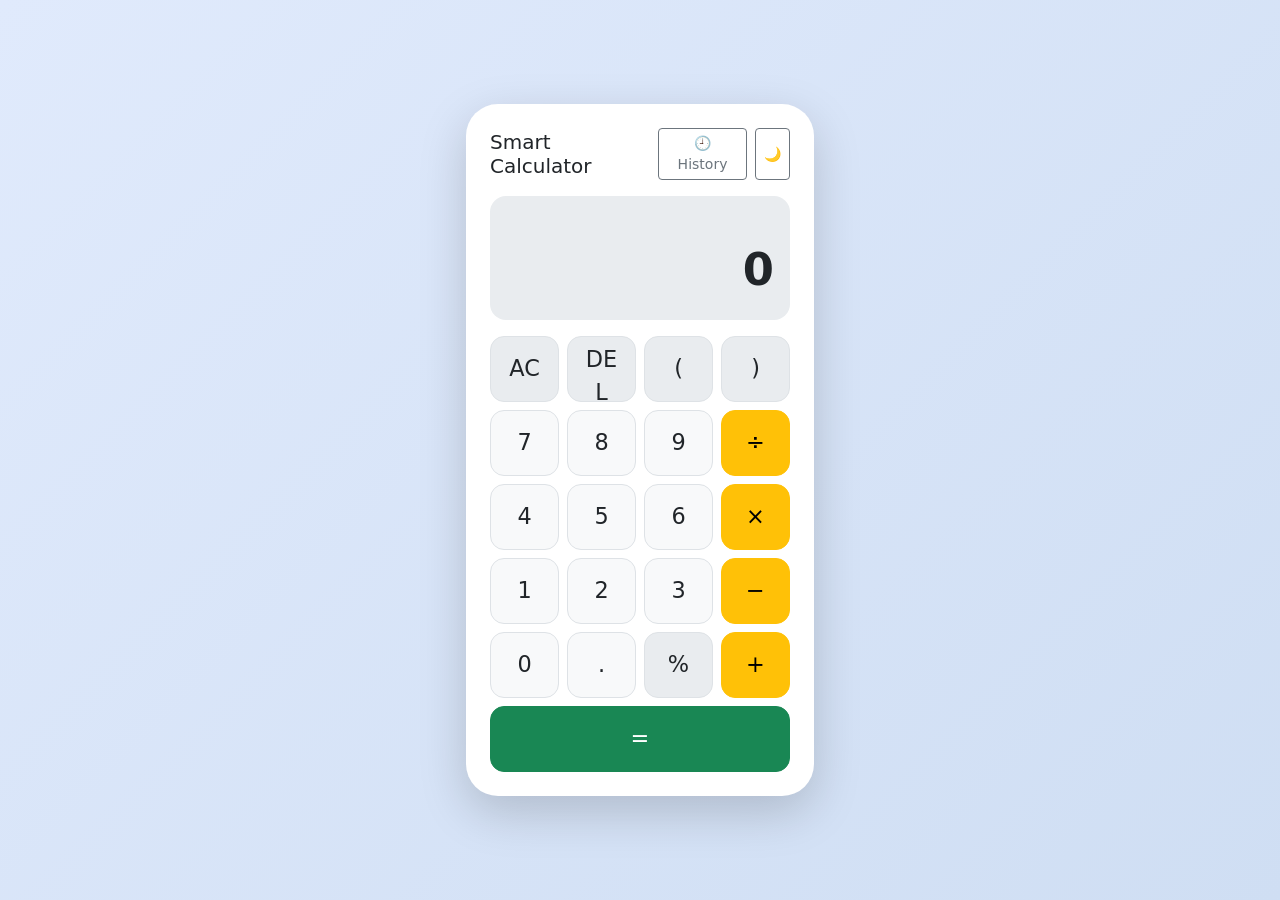
<file: index.html>
<!doctype html>
<html lang="en" data-bs-theme="dark">
  <head>
    <meta charset="UTF-8" />
    <meta name="viewport" content="width=device-width, initial-scale=1" />
    <title>Smart Calculator</title>

    <!-- Bootstrap 5.3.3 -->
    <link
      href="https://cdn.jsdelivr.net/npm/bootstrap@5.3.3/dist/css/bootstrap.min.css"
      rel="stylesheet"
    />
    <!-- Our own CSS -->
    <link rel="stylesheet" href="style.css" />
  </head>
  <body>
    <div
      class="container min-vh-100 d-flex align-items-center justify-content-center py-3"
    >
      <div class="row w-100 justify-content-center">
        <div class="col-12 col-sm-10 col-md-8 col-lg-5 col-xl-4">
          <main class="card calculator shadow-lg border-0 rounded-5">
            <div class="card-body p-3 p-md-4">
              <!-- Top bar: title + history button + theme button -->
              <div
                class="d-flex justify-content-between align-items-center mb-3"
              >
                <h1 class="h5 mb-0">Smart Calculator</h1>
                <div class="d-flex gap-2">
                  <button
                    type="button"
                    id="historyBtn"
                    class="btn btn-sm btn-outline-secondary"
                    data-bs-toggle="offcanvas"
                    data-bs-target="#historyPanel"
                    aria-label="Open calculation history"
                  >
                    🕘 History
                  </button>
                  <button
                    type="button"
                    id="themeBtn"
                    class="btn btn-sm btn-outline-secondary"
                    aria-label="Switch dark or light mode"
                  >
                    ☀️
                  </button>
                </div>
              </div>

              <!-- Display -->
              <div class="display text-end rounded-4 p-3 mb-3">
                <div id="history" class="history"></div>
                <div id="result" class="result" aria-live="polite">0</div>
              </div>

              <!-- Buttons -->
              <div class="keys">
                <div class="row g-2 mb-2">
                  <div class="col-3">
                    <button
                      type="button"
                      class="btn key-fn w-100"
                      data-action="clear"
                    >
                      AC
                    </button>
                  </div>
                  <div class="col-3">
                    <button
                      type="button"
                      class="btn key-fn w-100"
                      data-action="delete"
                      aria-label="Delete last character"
                    >
                      DEL
                    </button>
                  </div>
                  <div class="col-3">
                    <button
                      type="button"
                      class="btn key-fn w-100"
                      data-value="("
                    >
                      (
                    </button>
                  </div>
                  <div class="col-3">
                    <button
                      type="button"
                      class="btn key-fn w-100"
                      data-value=")"
                    >
                      )
                    </button>
                  </div>
                </div>

                <div class="row g-2 mb-2">
                  <div class="col-3">
                    <button
                      type="button"
                      class="btn key-num w-100"
                      data-value="7"
                    >
                      7
                    </button>
                  </div>
                  <div class="col-3">
                    <button
                      type="button"
                      class="btn key-num w-100"
                      data-value="8"
                    >
                      8
                    </button>
                  </div>
                  <div class="col-3">
                    <button
                      type="button"
                      class="btn key-num w-100"
                      data-value="9"
                    >
                      9
                    </button>
                  </div>
                  <div class="col-3">
                    <button
                      type="button"
                      class="btn btn-warning w-100"
                      data-value="÷"
                    >
                      ÷
                    </button>
                  </div>
                </div>

                <div class="row g-2 mb-2">
                  <div class="col-3">
                    <button
                      type="button"
                      class="btn key-num w-100"
                      data-value="4"
                    >
                      4
                    </button>
                  </div>
                  <div class="col-3">
                    <button
                      type="button"
                      class="btn key-num w-100"
                      data-value="5"
                    >
                      5
                    </button>
                  </div>
                  <div class="col-3">
                    <button
                      type="button"
                      class="btn key-num w-100"
                      data-value="6"
                    >
                      6
                    </button>
                  </div>
                  <div class="col-3">
                    <button
                      type="button"
                      class="btn btn-warning w-100"
                      data-value="×"
                    >
                      ×
                    </button>
                  </div>
                </div>

                <div class="row g-2 mb-2">
                  <div class="col-3">
                    <button
                      type="button"
                      class="btn key-num w-100"
                      data-value="1"
                    >
                      1
                    </button>
                  </div>
                  <div class="col-3">
                    <button
                      type="button"
                      class="btn key-num w-100"
                      data-value="2"
                    >
                      2
                    </button>
                  </div>
                  <div class="col-3">
                    <button
                      type="button"
                      class="btn key-num w-100"
                      data-value="3"
                    >
                      3
                    </button>
                  </div>
                  <div class="col-3">
                    <button
                      type="button"
                      class="btn btn-warning w-100"
                      data-value="−"
                    >
                      −
                    </button>
                  </div>
                </div>

                <div class="row g-2 mb-2">
                  <div class="col-3">
                    <button
                      type="button"
                      class="btn key-num w-100"
                      data-value="0"
                    >
                      0
                    </button>
                  </div>
                  <div class="col-3">
                    <button
                      type="button"
                      class="btn key-num w-100"
                      data-value="."
                    >
                      .
                    </button>
                  </div>
                  <div class="col-3">
                    <button
                      type="button"
                      class="btn key-fn w-100"
                      data-value="%"
                    >
                      %
                    </button>
                  </div>
                  <div class="col-3">
                    <button
                      type="button"
                      class="btn btn-warning w-100"
                      data-value="+"
                    >
                      +
                    </button>
                  </div>
                </div>

                <div class="row g-2">
                  <div class="col-12">
                    <button
                      type="button"
                      class="btn btn-success w-100"
                      data-action="equals"
                    >
                      =
                    </button>
                  </div>
                </div>
              </div>
            </div>
          </main>
        </div>
      </div>
    </div>

    <!-- History panel (Bootstrap Offcanvas, slides in from the right) -->
    <div
      class="offcanvas offcanvas-end"
      tabindex="-1"
      id="historyPanel"
      aria-labelledby="historyTitle"
    >
      <div class="offcanvas-header">
        <h2 class="offcanvas-title h5" id="historyTitle">History</h2>
        <button
          type="button"
          class="btn-close"
          data-bs-dismiss="offcanvas"
          aria-label="Close"
        ></button>
      </div>
      <div class="offcanvas-body d-flex flex-column">
        <ul
          id="historyList"
          class="list-group list-group-flush flex-grow-1 overflow-auto"
        ></ul>
        <button
          type="button"
          id="clearHistoryBtn"
          class="btn btn-outline-danger mt-3"
        >
          Clear history
        </button>
      </div>
    </div>

    <!-- Bootstrap JS -->
    <script src="https://cdn.jsdelivr.net/npm/bootstrap@5.3.3/dist/js/bootstrap.bundle.min.js"></script>
    <!-- Our own JavaScript -->
    <script src="script.jav"></script>
  </body>
</html>
</file>
<file: style.css>
/* ---------- Page background (one for each theme) ---------- */
body {
  background: linear-gradient(135deg, #1e3c72, #2a5298);
  background-attachment: fixed;
}

[data-bs-theme="light"] body {
  background: linear-gradient(135deg, #e0eafc, #cfdef3);
  background-attachment: fixed;
}

/* ---------- Display ---------- */
/* var(--bs-...) values change automatically with the theme */
.display {
  background: var(--bs-secondary-bg);
  color: var(--bs-body-color);
  min-height: 100px;
}

.history {
  font-size: 0.95rem;
  color: var(--bs-secondary-color);
  min-height: 24px;
  overflow-x: auto;
  white-space: nowrap;
}

.result {
  font-size: 2.2rem;
  font-weight: 600;
  overflow-x: auto;
  white-space: nowrap;
}

.result.small-text {
  font-size: 1.5rem;
}

/* Hide the scrollbar but keep scrolling */
.result,
.history {
  scrollbar-width: none;
}
.result::-webkit-scrollbar,
.history::-webkit-scrollbar {
  display: none;
}

/* ---------- Buttons ---------- */
.keys .btn {
  height: 58px;
  font-size: 1.25rem;
  border-radius: 14px;
  transition: transform 0.08s ease;
}

.keys .btn:active {
  transform: scale(0.94);
}

/* Number keys */
.key-num {
  background: var(--bs-tertiary-bg);
  color: var(--bs-body-color);
  border: 1px solid var(--bs-border-color);
}

/* Function keys: AC, DEL, ( ) % */
.key-fn {
  background: var(--bs-secondary-bg);
  color: var(--bs-body-color);
  border: 1px solid var(--bs-border-color);
}

.key-num:hover,
.key-fn:hover {
  background: var(--bs-border-color);
  color: var(--bs-body-color);
}

/* ---------- History list ---------- */
.history-item {
  cursor: pointer;
  text-align: right;
}

.history-item:hover {
  background: var(--bs-tertiary-bg);
}

.history-expression {
  font-size: 0.9rem;
  color: var(--bs-secondary-color);
}

.history-answer {
  font-size: 1.3rem;
  font-weight: 600;
}

/* ---------- Responsive rules ---------- */
@media (min-width: 768px) {
  .display {
    min-height: 120px;
  }
  .result {
    font-size: 2.8rem;
  }
  .result.small-text {
    font-size: 1.8rem;
  }
  .keys .btn {
    height: 66px;
    font-size: 1.4rem;
  }
}

@media (max-width: 360px) {
  .result {
    font-size: 1.9rem;
  }
  .keys .btn {
    height: 50px;
    font-size: 1.1rem;
  }
}

@media (max-height: 520px) {
  .display {
    min-height: 70px;
  }
  .keys .btn {
    height: 38px;
    font-size: 1rem;
  }
}
</file>
<file: c.css>
/* ---------- Page background (one for each theme) ---------- */
body {
  background: linear-gradient(135deg, #1e3c72, #2a5298);
  background-attachment: fixed;
}

[data-bs-theme="light"] body {
  background: linear-gradient(135deg, #e0eafc, #cfdef3);
  background-attachment: fixed;
}

/* ---------- Display ---------- */
/* var(--bs-...) values change automatically with the theme */
.display {
  background: var(--bs-secondary-bg);
  color: var(--bs-body-color);
  min-height: 100px;
}

.history {
  font-size: 0.95rem;
  color: var(--bs-secondary-color);
  min-height: 24px;
  overflow-x: auto;
  white-space: nowrap;
}

.result {
  font-size: 2.2rem;
  font-weight: 600;
  overflow-x: auto;
  white-space: nowrap;
}

.result.small-text {
  font-size: 1.5rem;
}

/* Hide the scrollbar but keep scrolling */
.result,
.history {
  scrollbar-width: none;
}
.result::-webkit-scrollbar,
.history::-webkit-scrollbar {
  display: none;
}

/* ---------- Buttons ---------- */
.keys .btn {
  height: 58px;
  font-size: 1.25rem;
  border-radius: 14px;
  transition: transform 0.08s ease;
}

.keys .btn:active {
  transform: scale(0.94);
}

/* Number keys */
.key-num {
  background: var(--bs-tertiary-bg);
  color: var(--bs-body-color);
  border: 1px solid var(--bs-border-color);
}

/* Function keys: AC, DEL, ( ) % */
.key-fn {
  background: var(--bs-secondary-bg);
  color: var(--bs-body-color);
  border: 1px solid var(--bs-border-color);
}

.key-num:hover,
.key-fn:hover {
  background: var(--bs-border-color);
  color: var(--bs-body-color);
}

/* ---------- History list ---------- */
.history-item {
  cursor: pointer;
  text-align: right;
}

.history-item:hover {
  background: var(--bs-tertiary-bg);
}

.history-expression {
  font-size: 0.9rem;
  color: var(--bs-secondary-color);
}

.history-answer {
  font-size: 1.3rem;
  font-weight: 600;
}

/* ---------- Responsive rules ---------- */
@media (min-width: 768px) {
  .display {
    min-height: 120px;
  }
  .result {
    font-size: 2.8rem;
  }
  .result.small-text {
    font-size: 1.8rem;
  }
  .keys .btn {
    height: 66px;
    font-size: 1.4rem;
  }
}

@media (max-width: 360px) {
  .result {
    font-size: 1.9rem;
  }
  .keys .btn {
    height: 50px;
    font-size: 1.1rem;
  }
}

@media (max-height: 520px) {
  .display {
    min-height: 70px;
  }
  .keys .btn {
    height: 38px;
    font-size: 1rem;
  }
}
</file>
